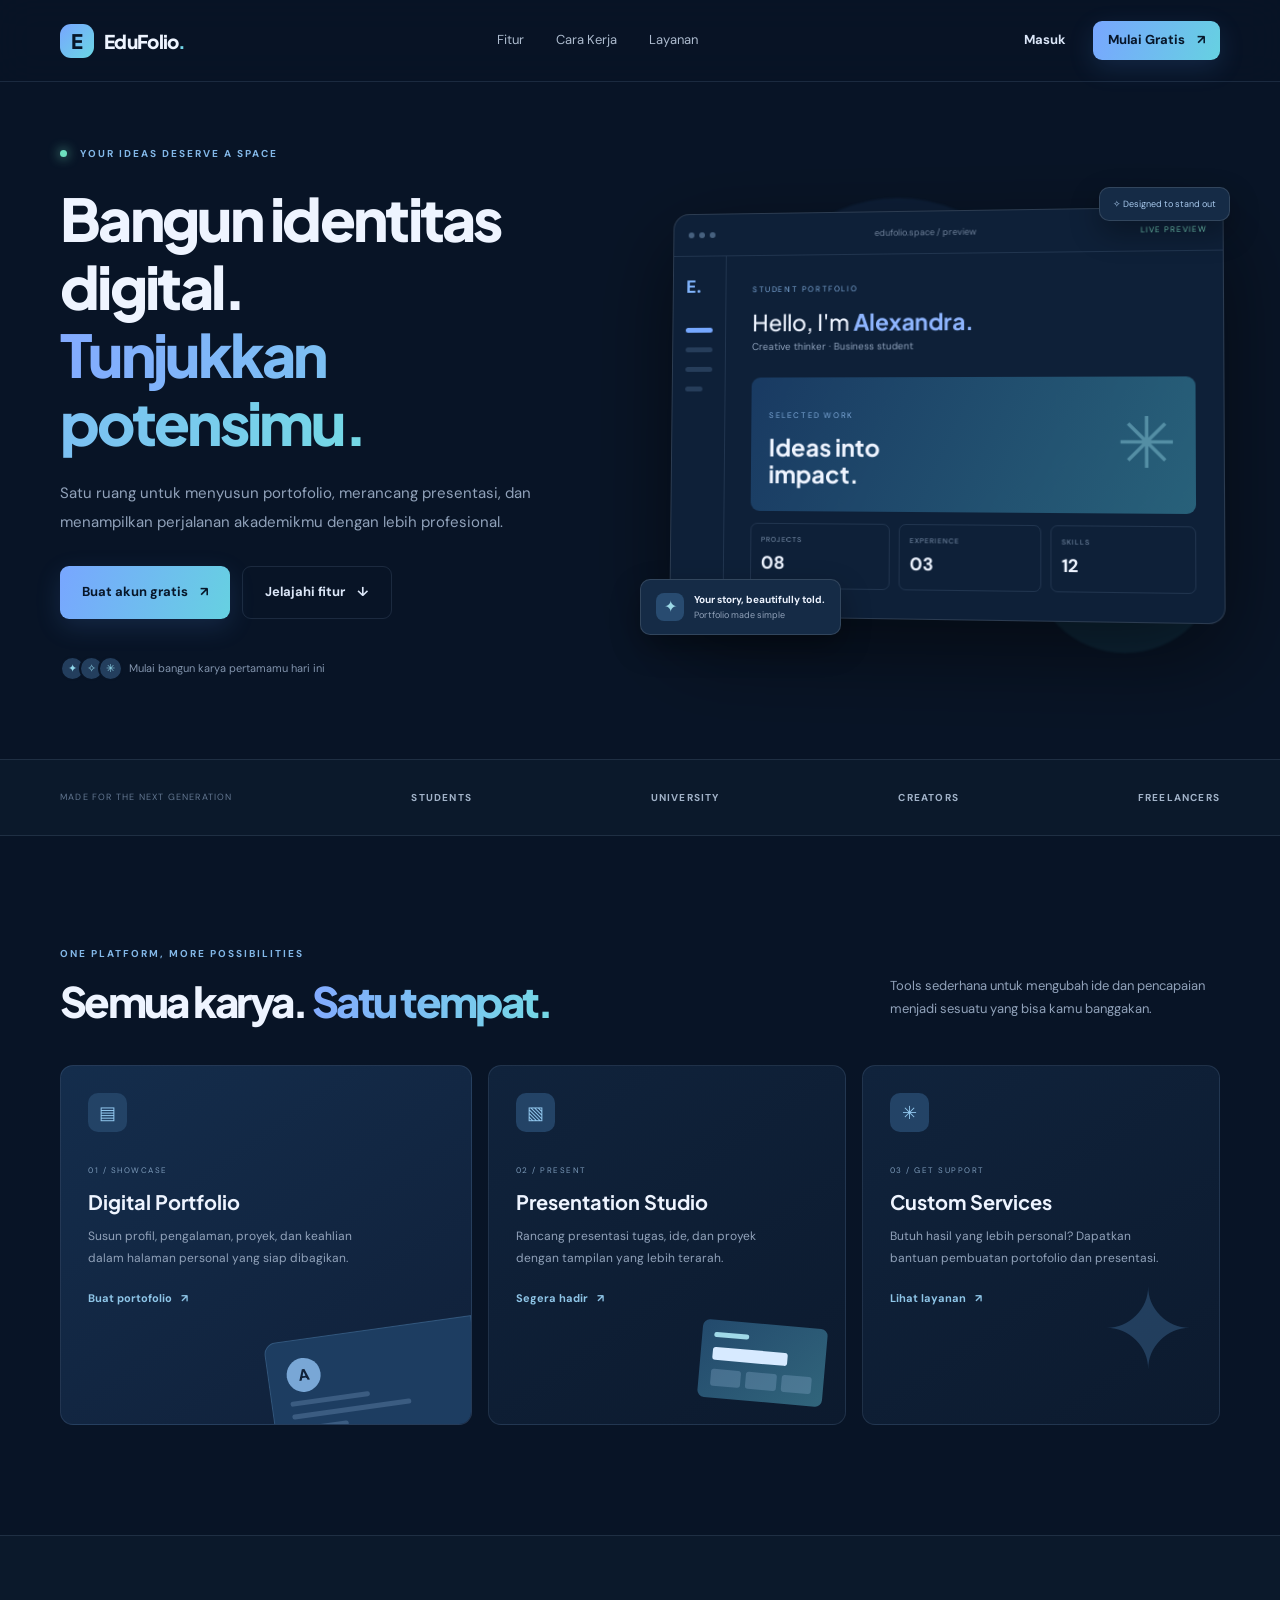
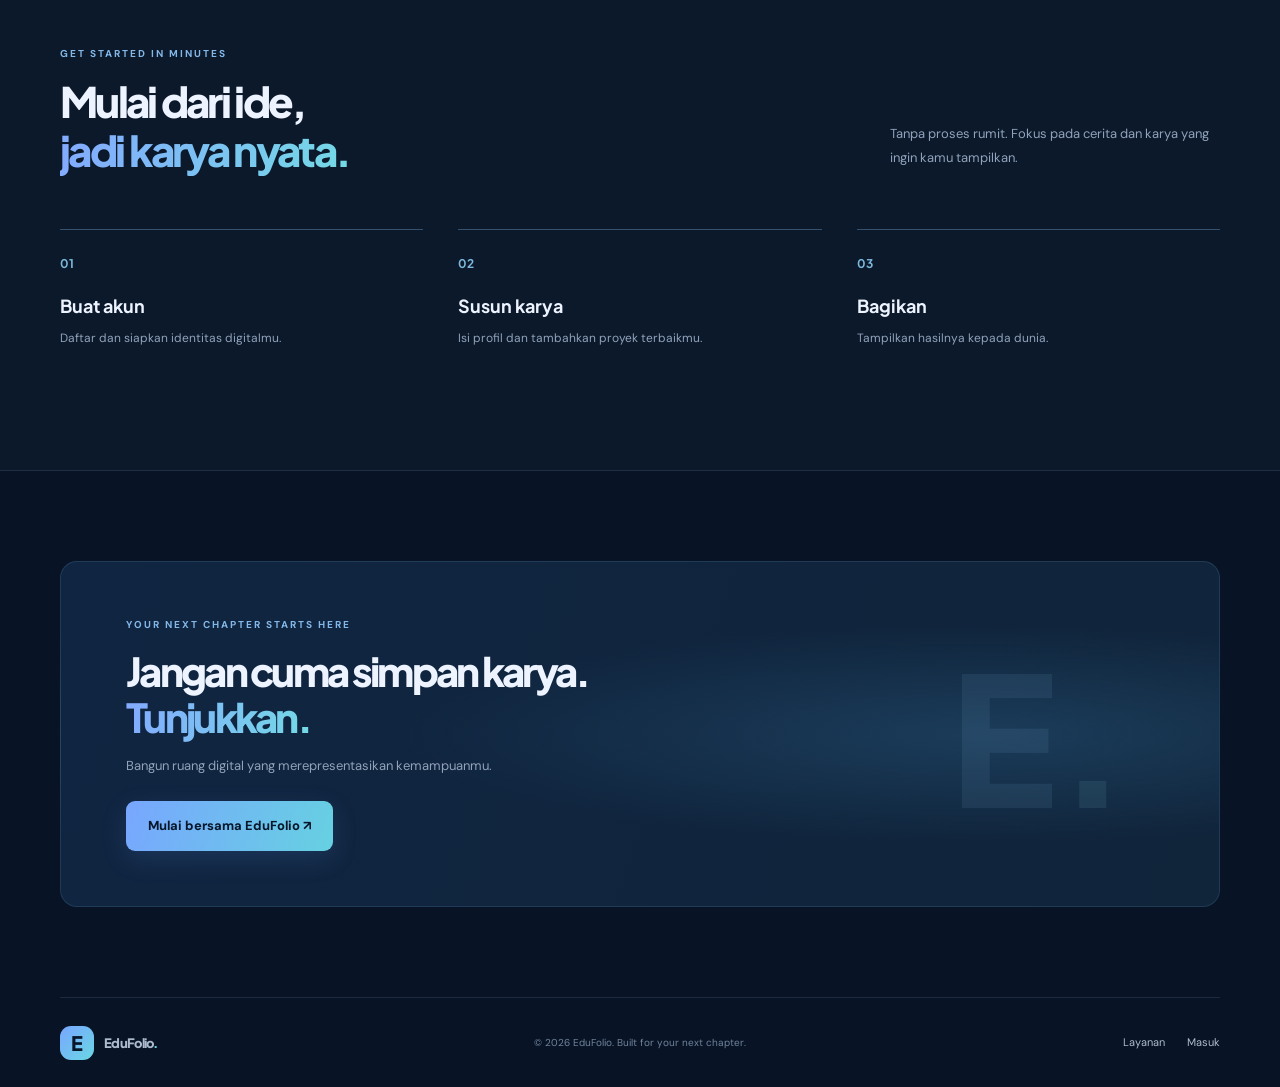
<file: index.html>
<!doctype html>
<html lang="id">
<head>
<meta charset="utf-8"><meta name="viewport" content="width=device-width,initial-scale=1">
<meta name="theme-color" content="#081426"><meta name="description" content="EduFolio — ruang digital untuk portofolio dan presentasi pelajar serta mahasiswa.">
<title>EduFolio — Build Your Academic Identity</title>
<link rel="preconnect" href="https://fonts.googleapis.com"><link rel="preconnect" href="https://fonts.gstatic.com" crossorigin>
<link href="https://fonts.googleapis.com/css2?family=DM+Sans:wght@400;500;600;700&family=Plus+Jakarta+Sans:wght@400;500;600;700;800&display=swap" rel="stylesheet">
<link rel="stylesheet" href="css/style.css">
</head>
<body>
<header class="site-header"><a class="brand" href="index.html"><span class="brand-mark">E</span><span>EduFolio<span class="brand-dot">.</span></span></a>
<nav class="nav-links"><a href="#features">Fitur</a><a href="#how">Cara Kerja</a><a href="services.html">Layanan</a></nav>
<div class="nav-actions"><a class="btn btn-ghost btn-small" href="login.html">Masuk</a><a class="btn btn-primary btn-small" href="register.html">Mulai Gratis <span>↗</span></a></div>
<button class="menu-toggle" aria-label="Buka menu" onclick="document.querySelector('.nav-links').classList.toggle('open')">☰</button></header>
<main>
<section class="hero container"><div class="hero-copy"><div class="eyebrow"><span class="pulse"></span> YOUR IDEAS DESERVE A SPACE</div>
<h1>Bangun identitas digital.<br><span class="gradient-text">Tunjukkan potensimu.</span></h1>
<p class="hero-lead">Satu ruang untuk menyusun portofolio, merancang presentasi, dan menampilkan perjalanan akademikmu dengan lebih profesional.</p>
<div class="hero-actions"><a class="btn btn-primary btn-large" href="register.html">Buat akun gratis <span>↗</span></a><a class="btn btn-outline btn-large" href="#features">Jelajahi fitur <span>↓</span></a></div>
<div class="hero-proof"><div class="avatar-stack"><i>✦</i><i>✧</i><i>✳</i></div><span>Mulai bangun karya pertamamu hari ini</span></div></div>
<div class="hero-visual"><div class="orb orb-one"></div><div class="orb orb-two"></div><div class="preview-window"><div class="window-top"><div class="window-dots"><i></i><i></i><i></i></div><span>edufolio.space / preview</span><span class="window-live">LIVE PREVIEW</span></div><div class="preview-content"><div class="preview-sidebar"><div class="mini-brand">E.</div><div class="side-line active"></div><div class="side-line"></div><div class="side-line"></div><div class="side-line short"></div></div><div class="preview-main"><div class="preview-label">STUDENT PORTFOLIO</div><div class="preview-name">Hello, I'm <b>Alexandra.</b></div><div class="preview-desc">Creative thinker · Business student</div><div class="preview-banner"><div><small>SELECTED WORK</small><strong>Ideas into<br>impact.</strong></div><span>✳</span></div><div class="preview-cards"><div><small>PROJECTS</small><b>08</b></div><div><small>EXPERIENCE</small><b>03</b></div><div><small>SKILLS</small><b>12</b></div></div></div></div></div><div class="floating-note"><span class="note-icon">✦</span><div><b>Your story, beautifully told.</b><small>Portfolio made simple</small></div></div><div class="floating-tag">✧ Designed to stand out</div></div></section>
<section class="trust-strip"><div class="container trust-inner"><span>MADE FOR THE NEXT GENERATION</span><b>STUDENTS</b><b>UNIVERSITY</b><b>CREATORS</b><b>FREELANCERS</b></div></section>
<section class="section container" id="features"><div class="section-heading"><div><div class="eyebrow">ONE PLATFORM, MORE POSSIBILITIES</div><h2>Semua karya. <span class="gradient-text">Satu tempat.</span></h2></div><p>Tools sederhana untuk mengubah ide dan pencapaian menjadi sesuatu yang bisa kamu banggakan.</p></div>
<div class="feature-grid"><article class="feature-card feature-main"><div class="feature-icon">▤</div><span class="card-kicker">01 / SHOWCASE</span><h3>Digital Portfolio</h3><p>Susun profil, pengalaman, proyek, dan keahlian dalam halaman personal yang siap dibagikan.</p><a href="register.html">Buat portofolio <span>↗</span></a><div class="feature-art portfolio-art"><div class="art-avatar">A</div><div class="art-lines"><i></i><i></i><i></i></div><div class="art-chip">MY PORTFOLIO</div></div></article>
<article class="feature-card"><div class="feature-icon">▧</div><span class="card-kicker">02 / PRESENT</span><h3>Presentation Studio</h3><p>Rancang presentasi tugas, ide, dan proyek dengan tampilan yang lebih terarah.</p><a href="register.html">Segera hadir <span>↗</span></a><div class="slide-art"><div class="slide-top"></div><div class="slide-title"></div><div class="slide-row"><i></i><i></i><i></i></div></div></article>
<article class="feature-card"><div class="feature-icon">✳</div><span class="card-kicker">03 / GET SUPPORT</span><h3>Custom Services</h3><p>Butuh hasil yang lebih personal? Dapatkan bantuan pembuatan portofolio dan presentasi.</p><a href="services.html">Lihat layanan <span>↗</span></a><div class="service-art">✦</div></article></div></section>
<section class="section process-section" id="how"><div class="container"><div class="section-heading"><div><div class="eyebrow">GET STARTED IN MINUTES</div><h2>Mulai dari ide,<br><span class="gradient-text">jadi karya nyata.</span></h2></div><p>Tanpa proses rumit. Fokus pada cerita dan karya yang ingin kamu tampilkan.</p></div><div class="steps"><div class="step"><span>01</span><h3>Buat akun</h3><p>Daftar dan siapkan identitas digitalmu.</p></div><div class="step"><span>02</span><h3>Susun karya</h3><p>Isi profil dan tambahkan proyek terbaikmu.</p></div><div class="step"><span>03</span><h3>Bagikan</h3><p>Tampilkan hasilnya kepada dunia.</p></div></div></div></section>
<section class="cta-section container"><div><div class="eyebrow">YOUR NEXT CHAPTER STARTS HERE</div><h2>Jangan cuma simpan karya.<br><span class="gradient-text">Tunjukkan.</span></h2><p>Bangun ruang digital yang merepresentasikan kemampuanmu.</p><a class="btn btn-primary btn-large" href="register.html">Mulai bersama EduFolio ↗</a></div><div class="cta-symbol">E<span>.</span></div></section>
</main><footer class="footer container"><a class="brand" href="index.html"><span class="brand-mark">E</span><span>EduFolio<span class="brand-dot">.</span></span></a><span>© <span id="year"></span> EduFolio. Built for your next chapter.</span><div><a href="services.html">Layanan</a><a href="login.html">Masuk</a></div></footer>
<script src="js/app.js"></script></body></html>
</file>
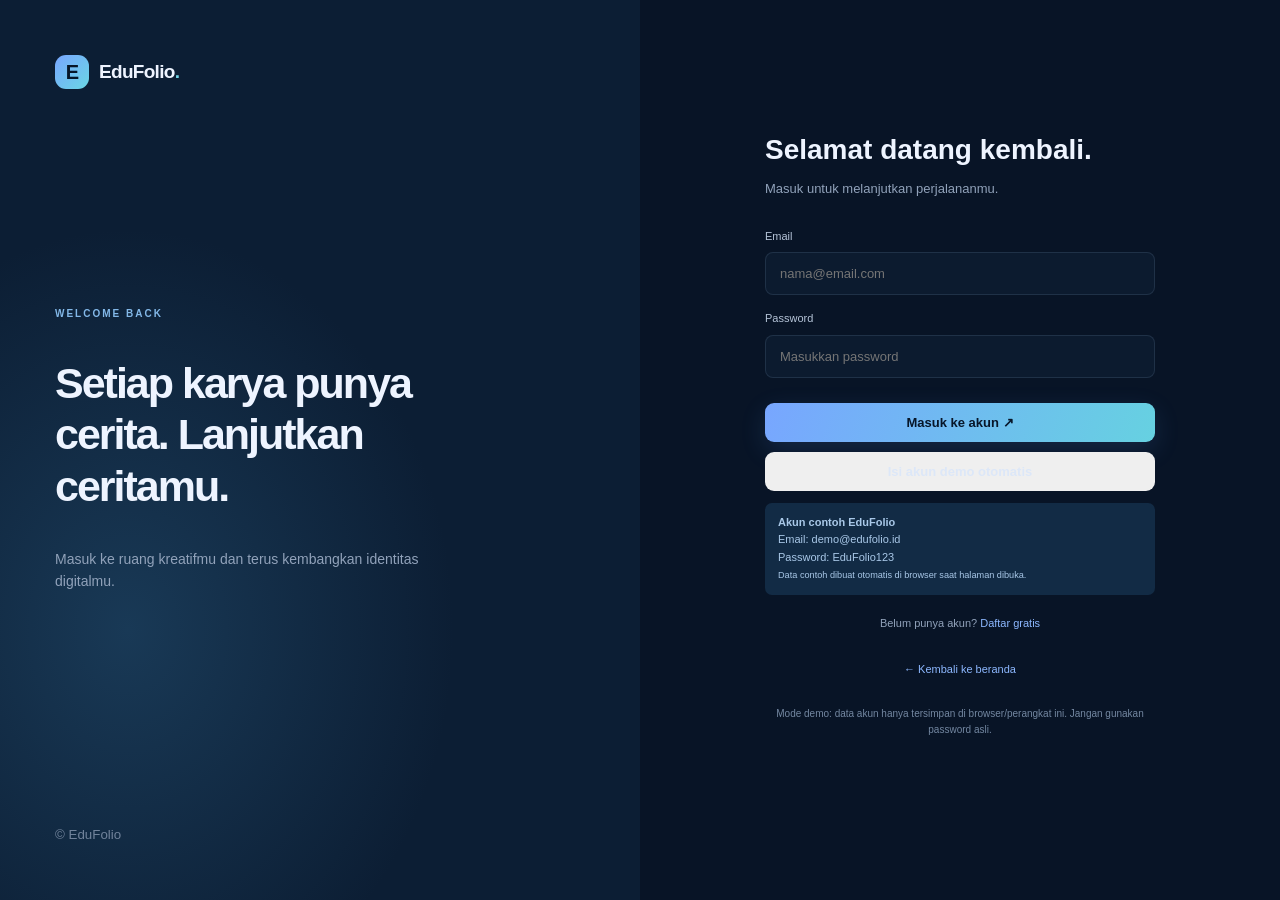
<file: dashboard/index.html>
<!doctype html><html lang="id"><head><meta charset="utf-8"><meta name="viewport" content="width=device-width,initial-scale=1"><title>Dashboard — EduFolio</title><link rel="stylesheet" href="../css/style.css"></head><body><div class="dash-shell"><aside class="dash-side"><a class="brand" href="../index.html"><span class="brand-mark">E</span><span>EduFolio<span class="brand-dot">.</span></span></a><div class="dash-nav"><div class="dash-nav-label">WORKSPACE</div><a class="active" href="index.html">⌂ &nbsp; Overview</a><a href="portfolio.html">▤ &nbsp; My Portfolio</a><a href="../services.html">✳ &nbsp; Custom Services</a><div class="dash-nav-label">ACCOUNT</div><a href="#" id="logout">↪ &nbsp; Keluar</a></div></aside><main class="dash-main"><div class="dash-top"><div><h1 id="welcome">Dashboard</h1><p>Kelola karya dan identitas digitalmu dari sini.</p></div><span class="dash-user" id="user-email">Demo account</span></div><div class="stats-grid"><div class="stat-card"><small>PORTFOLIO</small><b id="portfolio-count">0</b><small>Project personal</small></div><div class="stat-card"><small>PRESENTATIONS</small><b>0</b><small>Segera hadir</small></div><div class="stat-card"><small>ACCOUNT STATUS</small><b style="font-size:18px;color:#81d8c2">Active</b><small>Local demo</small></div></div><section class="panel"><h2>Mulai bangun portofoliomu</h2><p>Tambahkan ringkasan diri, keahlian, dan proyek yang ingin kamu tampilkan.</p><div class="quick-actions"><a class="btn btn-primary" href="portfolio.html">Buat portofolio ↗</a><a class="btn btn-outline" href="../services.html">Butuh bantuan custom?</a></div></section><section class="panel"><h2>Aktivitas terbaru</h2><div class="empty-state" id="empty-state">Belum ada portofolio. Karya pertamamu bisa dimulai sekarang.</div></section></main></div><script src="../js/app.js"></script><script src="../js/dashboard.js"></script></body></html>
</file>
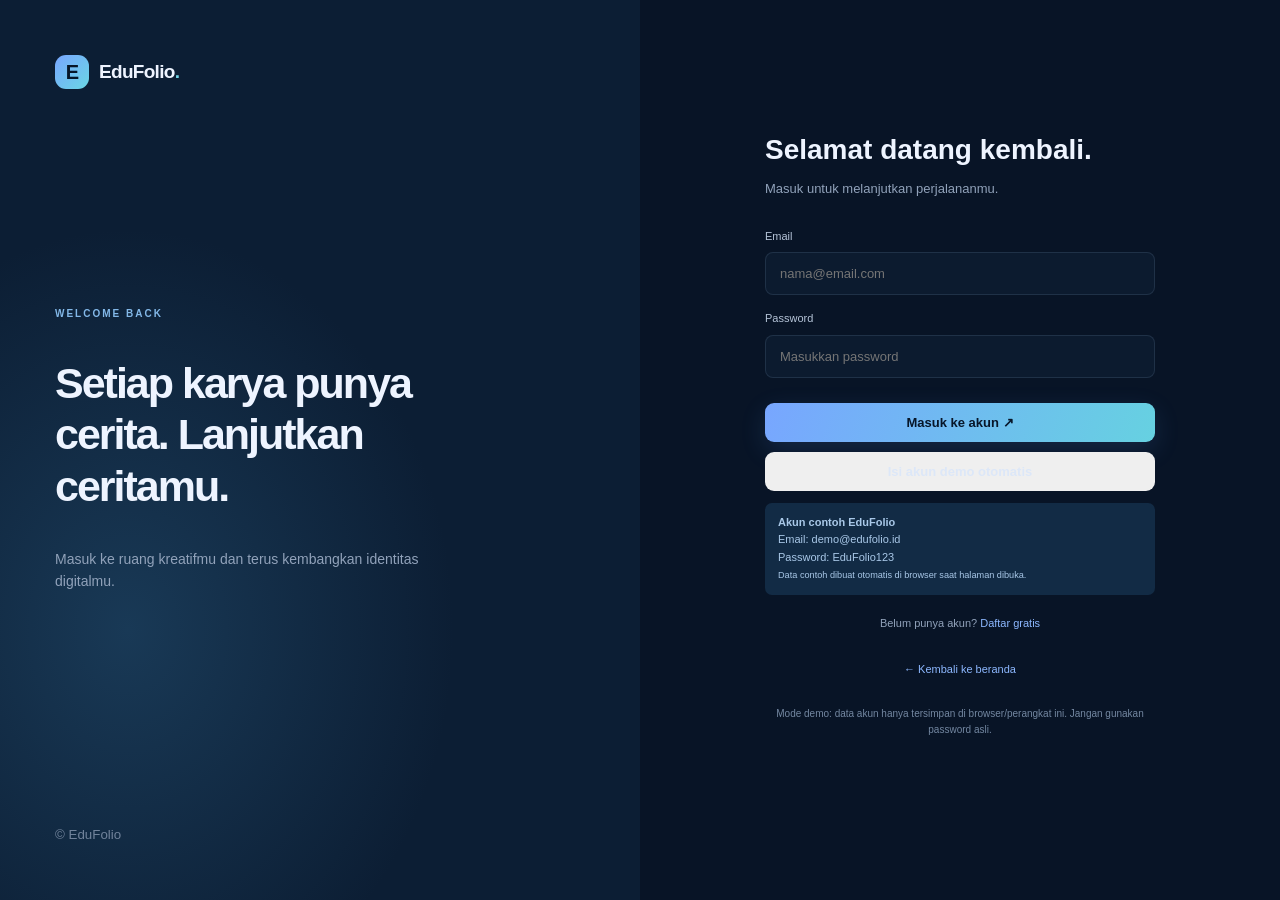
<file: login.html>
<!doctype html><html lang="id"><head><meta charset="utf-8"><meta name="viewport" content="width=device-width,initial-scale=1"><title>Masuk — EduFolio</title><link rel="stylesheet" href="css/style.css"></head><body><div class="auth-wrap"><aside class="auth-aside"><a class="brand" href="index.html"><span class="brand-mark">E</span><span>EduFolio<span class="brand-dot">.</span></span></a><div><div class="eyebrow">WELCOME BACK</div><h1>Setiap karya punya cerita. Lanjutkan ceritamu.</h1><p>Masuk ke ruang kreatifmu dan terus kembangkan identitas digitalmu.</p></div><small style="color:#71839b">© EduFolio</small></aside><main class="auth-main"><form class="auth-card" id="login-form"><h2>Selamat datang kembali.</h2><p>Masuk untuk melanjutkan perjalananmu.</p><div id="form-message" class="notice" hidden></div><label class="field"><span>Email</span><input id="email" type="email" placeholder="nama@email.com" required></label><label class="field"><span>Password</span><input id="password" type="password" placeholder="Masukkan password" required></label><button class="btn btn-primary" type="submit">Masuk ke akun ↗</button><button class="btn btn-outline" type="button" id="demo-fill" style="width:100%;margin-top:10px;cursor:pointer">Isi akun demo otomatis</button><div class="notice" style="background:#122b45;color:#a9c8e8"><b>Akun contoh EduFolio</b><br>Email: demo@edufolio.id<br>Password: EduFolio123<br><small>Data contoh dibuat otomatis di browser saat halaman dibuka.</small></div><p class="auth-switch">Belum punya akun? <a href="register.html">Daftar gratis</a></p><p class="auth-switch"><a href="index.html">← Kembali ke beranda</a></p><p style="font-size:10px;color:#7387a1;text-align:center">Mode demo: data akun hanya tersimpan di browser/perangkat ini. Jangan gunakan password asli.</p></form></main></div><script src="js/app.js"></script></body></html>
</file>
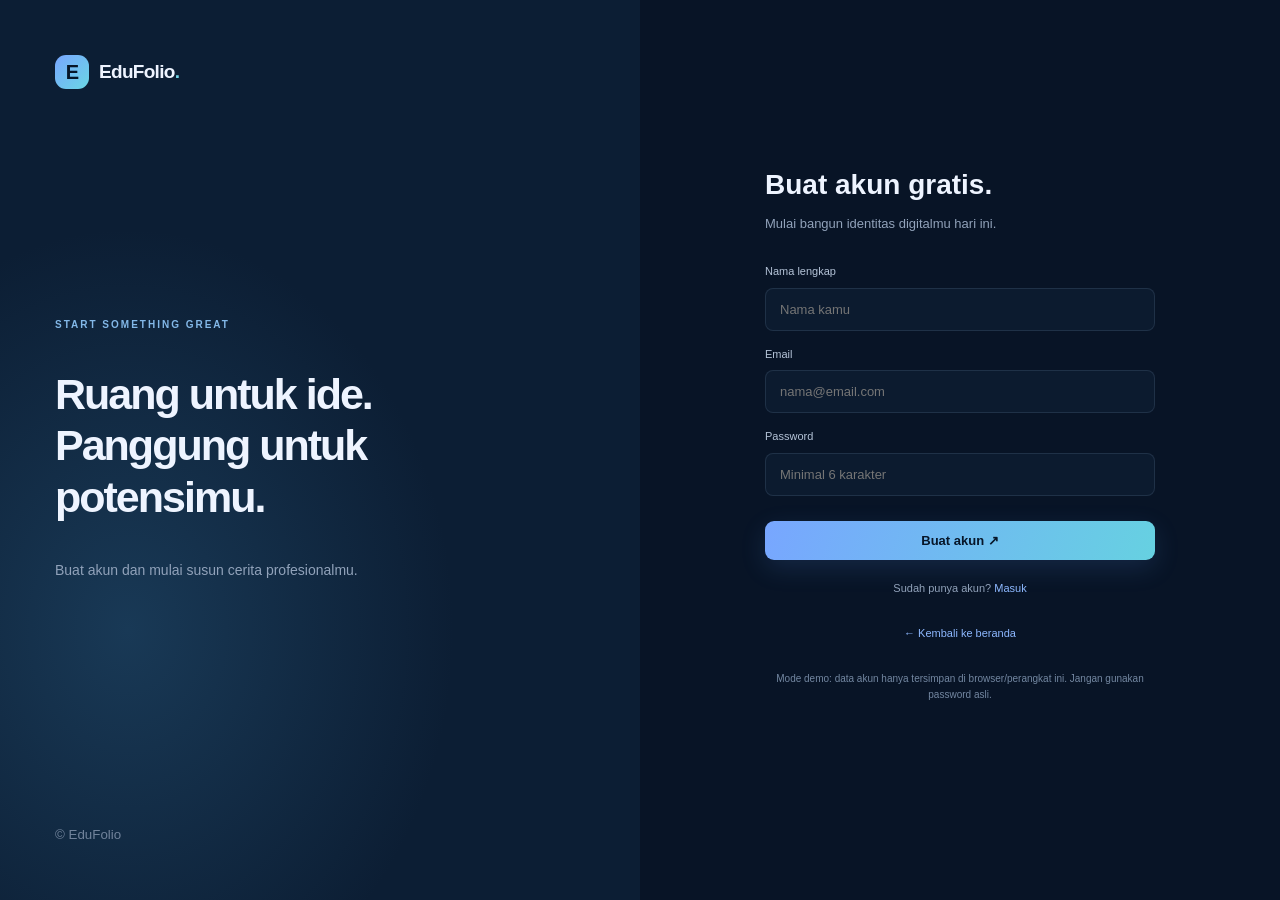
<file: register.html>
<!doctype html><html lang="id"><head><meta charset="utf-8"><meta name="viewport" content="width=device-width,initial-scale=1"><title>Daftar — EduFolio</title><link rel="stylesheet" href="css/style.css"></head><body><div class="auth-wrap"><aside class="auth-aside"><a class="brand" href="index.html"><span class="brand-mark">E</span><span>EduFolio<span class="brand-dot">.</span></span></a><div><div class="eyebrow">START SOMETHING GREAT</div><h1>Ruang untuk ide. Panggung untuk potensimu.</h1><p>Buat akun dan mulai susun cerita profesionalmu.</p></div><small style="color:#71839b">© EduFolio</small></aside><main class="auth-main"><form class="auth-card" id="register-form"><h2>Buat akun gratis.</h2><p>Mulai bangun identitas digitalmu hari ini.</p><div id="form-message" class="notice" hidden></div><label class="field"><span>Nama lengkap</span><input id="name" type="text" placeholder="Nama kamu" required></label><label class="field"><span>Email</span><input id="email" type="email" placeholder="nama@email.com" required></label><label class="field"><span>Password</span><input id="password" type="password" minlength="6" placeholder="Minimal 6 karakter" required></label><button class="btn btn-primary" type="submit">Buat akun ↗</button><p class="auth-switch">Sudah punya akun? <a href="login.html">Masuk</a></p><p class="auth-switch"><a href="index.html">← Kembali ke beranda</a></p><p style="font-size:10px;color:#7387a1;text-align:center">Mode demo: data akun hanya tersimpan di browser/perangkat ini. Jangan gunakan password asli.</p></form></main></div><script src="js/app.js"></script></body></html>
</file>
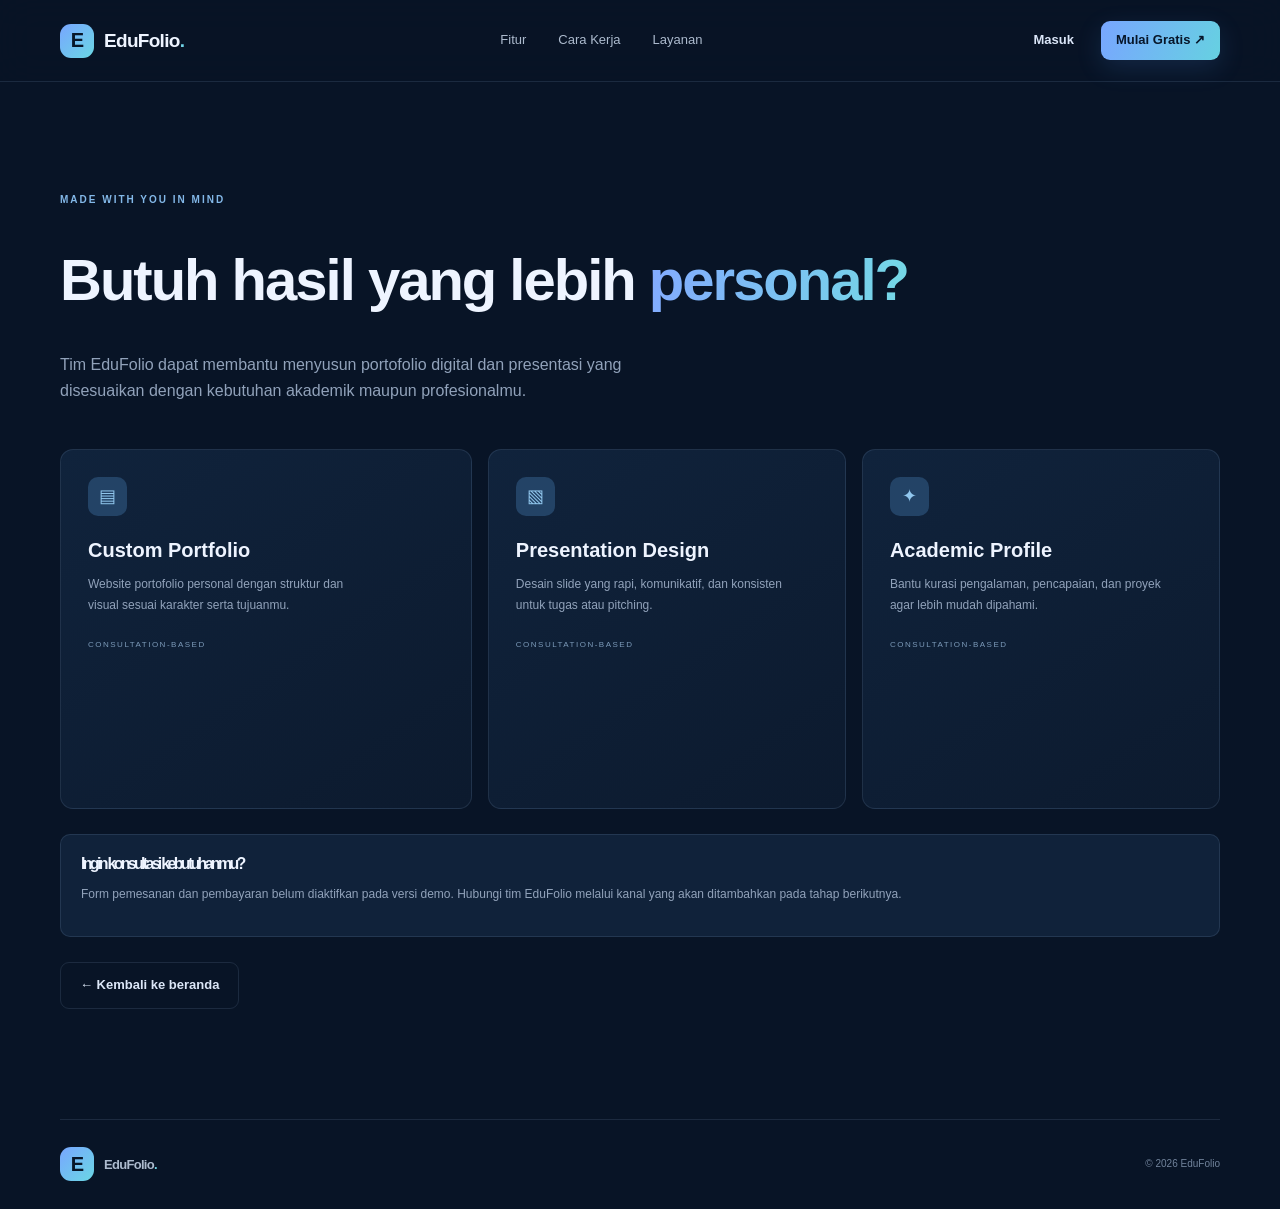
<file: services.html>
<!doctype html><html lang="id"><head><meta charset="utf-8"><meta name="viewport" content="width=device-width,initial-scale=1"><title>Custom Services — EduFolio</title><link rel="stylesheet" href="css/style.css"></head><body><header class="site-header"><a class="brand" href="index.html"><span class="brand-mark">E</span><span>EduFolio<span class="brand-dot">.</span></span></a><nav class="nav-links"><a href="index.html#features">Fitur</a><a href="index.html#how">Cara Kerja</a><a href="services.html">Layanan</a></nav><div class="nav-actions"><a class="btn btn-ghost btn-small" href="login.html">Masuk</a><a class="btn btn-primary btn-small" href="register.html">Mulai Gratis ↗</a></div><button class="menu-toggle" onclick="document.querySelector('.nav-links').classList.toggle('open')">☰</button></header><main class="container section"><div class="eyebrow">MADE WITH YOU IN MIND</div><h1 style="font:800 clamp(38px,6vw,58px)/1.15 var(--display);letter-spacing:-2px">Butuh hasil yang lebih <span class="gradient-text">personal?</span></h1><p style="color:var(--muted);max-width:600px">Tim EduFolio dapat membantu menyusun portofolio digital dan presentasi yang disesuaikan dengan kebutuhan akademik maupun profesionalmu.</p><div class="feature-grid" style="margin-top:45px"><article class="feature-card"><div class="feature-icon">▤</div><h3>Custom Portfolio</h3><p>Website portofolio personal dengan struktur dan visual sesuai karakter serta tujuanmu.</p><span class="card-kicker">CONSULTATION-BASED</span></article><article class="feature-card"><div class="feature-icon">▧</div><h3>Presentation Design</h3><p>Desain slide yang rapi, komunikatif, dan konsisten untuk tugas atau pitching.</p><span class="card-kicker">CONSULTATION-BASED</span></article><article class="feature-card"><div class="feature-icon">✦</div><h3>Academic Profile</h3><p>Bantu kurasi pengalaman, pencapaian, dan proyek agar lebih mudah dipahami.</p><span class="card-kicker">CONSULTATION-BASED</span></article></div><section class="panel" style="margin-top:25px"><h2>Ingin konsultasi kebutuhanmu?</h2><p>Form pemesanan dan pembayaran belum diaktifkan pada versi demo. Hubungi tim EduFolio melalui kanal yang akan ditambahkan pada tahap berikutnya.</p></section><a class="btn btn-outline" style="margin-top:25px" href="index.html">← Kembali ke beranda</a></main><footer class="footer container"><a class="brand" href="index.html"><span class="brand-mark">E</span><span>EduFolio<span class="brand-dot">.</span></span></a><span>© <span id="year"></span> EduFolio</span></footer><script src="js/app.js"></script></body></html>
</file>
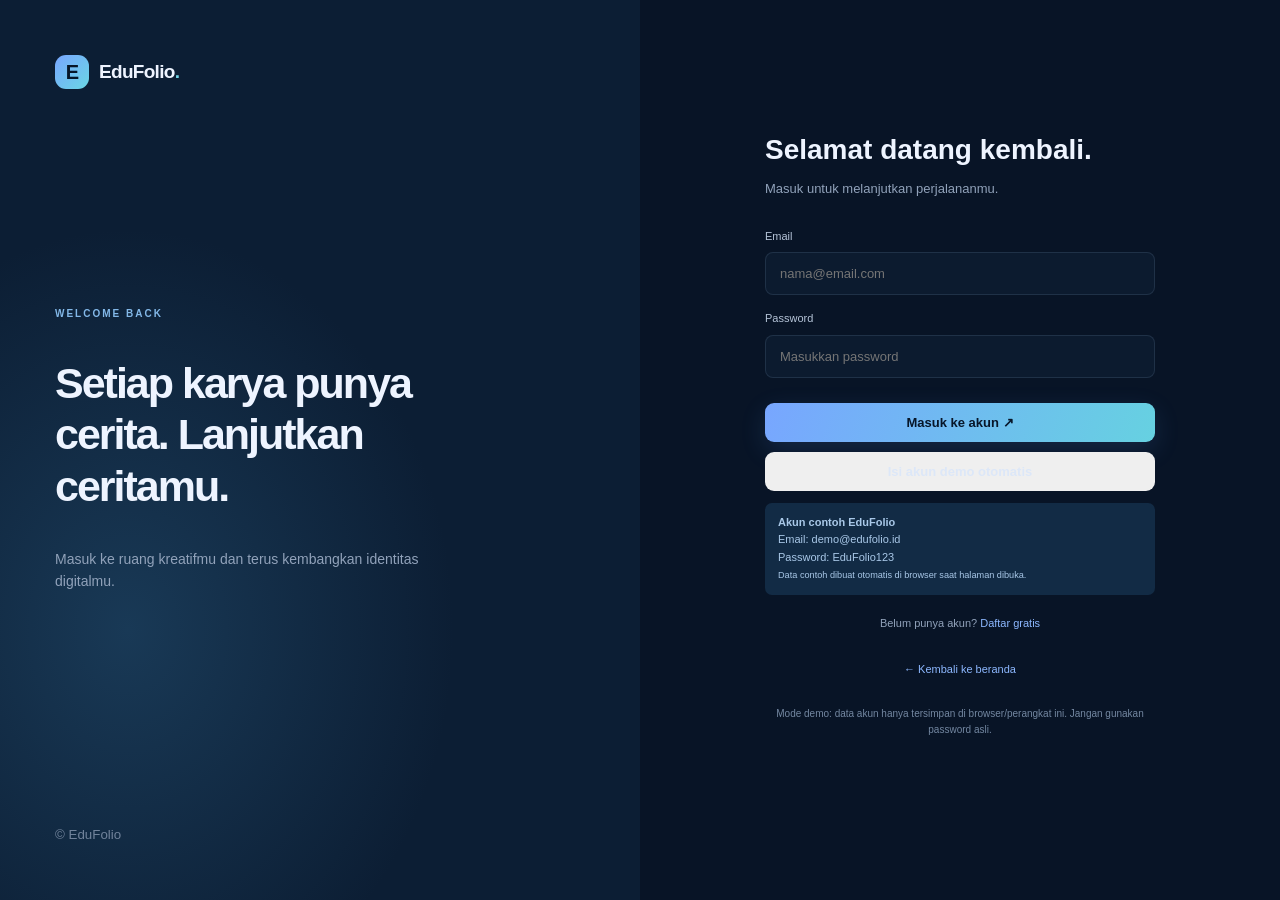
<file: dashboard/portfolio.html>
<!doctype html><html lang="id"><head><meta charset="utf-8"><meta name="viewport" content="width=device-width,initial-scale=1"><title>Portfolio Builder — EduFolio</title><link rel="stylesheet" href="../css/style.css"></head><body><div class="dash-shell"><aside class="dash-side"><a class="brand" href="../index.html"><span class="brand-mark">E</span><span>EduFolio<span class="brand-dot">.</span></span></a><div class="dash-nav"><div class="dash-nav-label">WORKSPACE</div><a href="index.html">⌂ &nbsp; Overview</a><a class="active" href="portfolio.html">▤ &nbsp; My Portfolio</a><a href="../services.html">✳ &nbsp; Custom Services</a><div class="dash-nav-label">ACCOUNT</div><a href="#" id="logout">↪ &nbsp; Keluar</a></div></aside><main class="dash-main"><div class="dash-top"><div><h1>Portfolio Builder</h1><p>Isi informasi dasar dan lihat preview secara langsung.</p></div><a class="btn btn-outline btn-small" href="index.html">← Dashboard</a></div><form id="portfolio-form" class="panel"><div class="form-grid"><label class="field"><span>Nama yang ditampilkan</span><input id="p-name" placeholder="Nama lengkap" required></label><label class="field"><span>Headline / bidang</span><input id="p-role" placeholder="Contoh: Informatics Student"></label><label class="field full"><span>Bio singkat</span><textarea id="p-bio" rows="3" placeholder="Ceritakan tentang dirimu..."></textarea></label><label class="field"><span>Email publik</span><input id="p-email" type="email" placeholder="nama@email.com"></label><label class="field"><span>Lokasi</span><input id="p-location" placeholder="Kota, Indonesia"></label><label class="field full"><span>Keahlian (pisahkan dengan koma)</span><input id="p-skills" placeholder="Design, Research, Public Speaking"></label><label class="field full"><span>Proyek unggulan</span><textarea id="p-project" rows="3" placeholder="Nama proyek — deskripsi singkat"></textarea></label></div><button class="btn btn-primary" type="submit">Simpan portofolio ↗</button><span id="save-message" style="font-size:11px;color:#82d8c3;margin-left:12px"></span></form><section class="portfolio-preview" id="preview"><div class="eyebrow">LIVE PREVIEW</div><h2 id="v-name">Nama Kamu</h2><p id="v-role">Headline atau bidangmu</p><p id="v-bio">Bio singkat akan tampil di sini.</p><p id="v-location"></p><div id="v-skills"></div><h3 style="font:700 15px var(--display);margin-top:25px">Selected Project</h3><p id="v-project">Proyek unggulanmu akan tampil di sini.</p></section></main></div><script src="../js/app.js"></script><script src="../js/dashboard.js"></script></body></html>
</file>
<file: css/style.css>
:root{--bg:#081426;--bg2:#0d1c31;--panel:#10223a;--line:rgba(160,190,230,.13);--text:#eef4ff;--muted:#91a2ba;--blue:#6d9cff;--cyan:#72d6e8;--font:'DM Sans',sans-serif;--display:'Plus Jakarta Sans',sans-serif}*{box-sizing:border-box}html{scroll-behavior:smooth}body{margin:0;background:var(--bg);color:var(--text);font-family:var(--font);line-height:1.6}a{color:inherit;text-decoration:none}.container{width:min(1160px,calc(100% - 48px));margin:auto}.site-header{height:82px;display:flex;align-items:center;justify-content:space-between;padding:0 max(24px,calc((100vw - 1160px)/2));border-bottom:1px solid var(--line);position:relative;z-index:5;background:rgba(8,20,38,.88);backdrop-filter:blur(18px)}.brand{display:flex;align-items:center;gap:10px;font:800 19px var(--display);letter-spacing:-.7px}.brand-mark{display:grid;place-items:center;width:34px;height:34px;border-radius:11px;background:linear-gradient(135deg,#78a6ff,#6ad7e4);color:#071629;font-size:20px}.brand-dot{color:var(--cyan)}.nav-links,.nav-actions{display:flex;align-items:center;gap:32px}.nav-links a,.footer a{font-size:13px;color:#adbbce}.nav-links a:hover,.footer a:hover{color:white}.nav-actions{gap:12px}.btn{display:inline-flex;align-items:center;justify-content:center;gap:12px;border-radius:9px;font-weight:700;font-size:13px;transition:.2s;padding:12px 19px}.btn:hover{transform:translateY(-2px)}.btn-primary{background:linear-gradient(110deg,#78a6ff,#66d1e1);color:#071629;box-shadow:0 8px 26px #5e9cff25}.btn-ghost{color:#dbe6f8}.btn-outline{border:1px solid var(--line);color:#dce7f8}.btn-small{padding:9px 15px}.btn-large{padding:15px 22px}.menu-toggle{display:none;background:none;color:white;border:0;font-size:22px}.hero{min-height:650px;display:grid;grid-template-columns:1fr 1fr;align-items:center;gap:50px;padding-top:64px;padding-bottom:78px}.eyebrow{font-size:10px;letter-spacing:2px;font-weight:700;color:#83b8e8}.pulse{display:inline-block;width:7px;height:7px;background:#6ee0bf;border-radius:50%;margin-right:9px;box-shadow:0 0 12px #6ee0bf}.hero h1,.section h2,.cta-section h2{font:800 clamp(38px,5vw,59px)/1.15 var(--display);letter-spacing:-2.7px;margin:23px 0}.gradient-text{background:linear-gradient(100deg,#83aaff,#74d9e5);-webkit-background-clip:text;background-clip:text;color:transparent}.hero-lead{max-width:500px;color:var(--muted);font-size:15px;line-height:1.9}.hero-actions{display:flex;gap:12px;margin-top:30px}.hero-proof{display:flex;align-items:center;gap:12px;color:#8294ad;font-size:11px;margin-top:37px}.avatar-stack{display:flex}.avatar-stack i{font-style:normal;width:25px;height:25px;border-radius:50%;display:grid;place-items:center;background:#233e5d;border:2px solid var(--bg);margin-right:-6px;color:#8fd6e9}.hero-visual{position:relative;padding:35px 0}.orb{position:absolute;border-radius:50%;filter:blur(1px);pointer-events:none}.orb-one{width:300px;height:300px;background:#3876c51c;top:5%;left:15%}.orb-two{width:190px;height:190px;background:#3dc2d51c;right:0;bottom:0}.preview-window{position:relative;z-index:1;border:1px solid #ffffff20;background:#0e2038;border-radius:16px;overflow:hidden;box-shadow:0 30px 90px #0008;transform:perspective(1200px) rotateY(-5deg) rotateX(2deg)}.window-top{height:43px;border-bottom:1px solid var(--line);display:flex;align-items:center;justify-content:space-between;padding:0 15px;color:#71839c;font-size:9px}.window-dots{display:flex;gap:5px}.window-dots i{width:6px;height:6px;border-radius:50%;background:#47617f}.window-live{color:#79d6c0;font-size:8px;letter-spacing:1px}.preview-content{display:grid;grid-template-columns:55px 1fr;min-height:330px}.preview-sidebar{border-right:1px solid var(--line);padding:17px 13px}.mini-brand{font-weight:800;color:#82b6ff;font-size:18px;margin-bottom:27px}.side-line{height:5px;background:#263d5a;border-radius:4px;margin:15px 0}.side-line.active{background:#76a8ff}.side-line.short{width:65%}.preview-main{padding:28px 27px}.preview-label,.preview-banner small{font-size:8px;letter-spacing:1.6px;color:#7ea9d9}.preview-name{font:500 23px var(--display);margin-top:12px}.preview-name b{color:#8eb5ff}.preview-desc{font-size:10px;color:#8fa2bc;margin-top:3px}.preview-banner{height:135px;margin-top:23px;border-radius:9px;padding:18px;background:linear-gradient(115deg,#193a62,#28617a);display:flex;justify-content:space-between;align-items:center}.preview-banner strong{display:block;font:700 24px/1.15 var(--display);margin-top:8px}.preview-banner>span{font-size:70px;color:#9addeb66}.preview-cards{display:grid;grid-template-columns:repeat(3,1fr);gap:9px;margin-top:12px}.preview-cards div{border:1px solid var(--line);border-radius:7px;padding:10px}.preview-cards small,.preview-cards b{display:block}.preview-cards small{font-size:7px;color:#8298b3;letter-spacing:1px}.preview-cards b{font-size:18px;margin-top:4px}.floating-note,.floating-tag{position:absolute;z-index:2;background:#152b46;border:1px solid #ffffff20;box-shadow:0 12px 30px #0005;border-radius:10px}.floating-note{left:-25px;bottom:18px;display:flex;gap:10px;align-items:center;padding:12px 15px}.note-icon{width:28px;height:28px;border-radius:8px;background:#284b70;display:grid;place-items:center;color:#9bd8e6}.floating-note b,.floating-note small{display:block}.floating-note b{font-size:10px}.floating-note small{font-size:9px;color:#91a2ba}.floating-tag{right:-10px;top:13px;padding:9px 13px;color:#a8c9ed;font-size:9px}.trust-strip{border-block:1px solid var(--line);background:#0b192b}.trust-inner{height:75px;display:flex;align-items:center;justify-content:space-between;color:#637791;font-size:10px;letter-spacing:1.2px}.trust-inner span{font-size:9px}.trust-inner b{color:#a2b3c9;font-size:10px}.section{padding-top:110px;padding-bottom:110px}.section-heading{display:flex;align-items:end;justify-content:space-between;gap:40px;margin-bottom:40px}.section h2,.cta-section h2{font-size:42px;margin:15px 0 0}.section-heading>p{max-width:330px;color:var(--muted);font-size:13px;line-height:1.8;margin:0 0 5px}.feature-grid{display:grid;grid-template-columns:1.15fr 1fr 1fr;gap:16px}.feature-card{position:relative;min-height:360px;overflow:hidden;padding:27px;border:1px solid var(--line);border-radius:13px;background:linear-gradient(145deg,#10233c,#0c1a2e)}.feature-main{background:linear-gradient(145deg,#142d4c,#102039)}.feature-icon{width:39px;height:39px;border-radius:10px;display:grid;place-items:center;background:#234366;color:#91c7ee;font-size:18px;margin-bottom:23px}.card-kicker{font-size:8px;letter-spacing:1.5px;color:#7c9ab9}.feature-card h3{font:700 20px var(--display);margin:8px 0}.feature-card p{font-size:12px;color:var(--muted);max-width:280px;line-height:1.8}.feature-card>a{display:inline-block;margin-top:9px;color:#8ec5e7;font-size:11px;font-weight:700}.feature-card>a span{margin-left:6px}.feature-art{position:absolute;bottom:-35px;right:-10px;width:210px;height:130px;background:#1d3d61;border:1px solid #80b9e533;border-radius:12px 0 0 0;transform:rotate(-8deg);padding:18px}.art-avatar{width:34px;height:34px;border-radius:50%;background:#79a7d6;display:grid;place-items:center;color:#10223a;font-weight:800}.art-lines i{display:block;height:5px;background:#789abf55;border-radius:5px;margin:8px 0;width:80px}.art-lines i:nth-child(2){width:120px}.art-lines i:nth-child(3){width:55px}.art-chip{position:absolute;right:13px;bottom:14px;font-size:7px;letter-spacing:1px;color:#a9d5ee}.slide-art{position:absolute;bottom:22px;right:20px;width:125px;height:78px;border-radius:7px;background:linear-gradient(135deg,#234a6d,#31657b);padding:12px;transform:rotate(5deg)}.slide-top{height:5px;width:35px;background:#a0d9e8;border-radius:4px}.slide-title{height:13px;width:75px;background:#d7eaff;margin-top:10px;border-radius:3px}.slide-row{display:flex;gap:5px;margin-top:9px}.slide-row i{height:17px;flex:1;background:#85a9ca55;border-radius:3px}.service-art{position:absolute;right:25px;bottom:5px;font-size:110px;color:#4d83b855}.process-section{background:#0b192b;border-block:1px solid var(--line)}.steps{display:grid;grid-template-columns:repeat(3,1fr);gap:35px;margin-top:55px}.step{border-top:1px solid #36516e;padding-top:20px}.step>span{color:#7db8dc;font:700 12px var(--display)}.step h3{font:700 18px var(--display);margin:18px 0 5px}.step p{font-size:12px;color:var(--muted)}.cta-section{margin-top:90px;margin-bottom:90px;padding:55px 65px;border:1px solid #4b789b44;border-radius:17px;background:radial-gradient(ellipse at 80% 50%,#24517488,transparent 45%),linear-gradient(110deg,#102541,#10243a);position:relative;overflow:hidden}.cta-section h2{font-size:40px}.cta-section p{color:var(--muted);font-size:13px;margin:16px 0 24px}.cta-symbol{position:absolute;right:90px;top:50%;transform:translateY(-50%);font:800 180px var(--display);color:#8bb9e51a}.cta-symbol span{color:#8bd5e41a}.footer{min-height:90px;border-top:1px solid var(--line);display:flex;align-items:center;justify-content:space-between}.footer>span{font-size:10px;color:#71839b}.footer>div{display:flex;gap:22px}.footer>div a{font-size:11px}.auth-wrap{min-height:100vh;display:grid;grid-template-columns:1fr 1fr}.auth-aside{padding:55px;display:flex;flex-direction:column;justify-content:space-between;background:radial-gradient(ellipse at 20% 70%,#24517488,transparent 45%),#0c1e34}.auth-aside h1{font:800 43px/1.2 var(--display);letter-spacing:-2px;max-width:450px}.auth-aside p{color:var(--muted);max-width:390px;font-size:14px}.auth-main{display:grid;place-items:center;padding:35px}.auth-card{width:min(390px,100%)}.auth-card h2{font:800 28px var(--display);margin:0 0 8px}.auth-card>p{color:var(--muted);font-size:13px;margin-bottom:28px}.field{display:block;margin:15px 0}.field span{display:block;font-size:11px;color:#b5c4d8;margin-bottom:7px}.field input,.field textarea{width:100%;padding:13px 14px;background:#0c1b2f;border:1px solid var(--line);border-radius:8px;color:white;font:13px var(--font);outline:none}.field input:focus,.field textarea:focus{border-color:#78a6ff}.auth-card .btn{width:100%;margin-top:10px;border:0;cursor:pointer}.auth-switch{font-size:11px!important;text-align:center;margin-top:20px!important}.auth-switch a{color:#8db8ff}.notice{padding:11px 13px;border-radius:7px;background:#183d3b;color:#8de0c8;font-size:11px;margin:12px 0}.dash-shell{min-height:100vh;display:grid;grid-template-columns:230px 1fr}.dash-side{background:#0b192b;border-right:1px solid var(--line);padding:25px 17px}.dash-side .brand{margin:0 0 42px 8px}.dash-nav-label{font-size:9px;color:#647c99;letter-spacing:1.5px;margin:25px 10px 10px}.dash-nav a{display:block;padding:11px 12px;border-radius:7px;color:#91a4bd;font-size:12px;margin:3px 0}.dash-nav a.active,.dash-nav a:hover{background:#1a3554;color:#dcecff}.dash-main{padding:35px 4vw}.dash-top{display:flex;justify-content:space-between;align-items:center;margin-bottom:35px}.dash-top h1{font:700 25px var(--display);margin:0}.dash-top p{color:var(--muted);font-size:12px;margin:5px 0}.dash-user{font-size:11px;color:#9db6d1;padding:9px 13px;border:1px solid var(--line);border-radius:8px}.stats-grid{display:grid;grid-template-columns:repeat(3,1fr);gap:14px}.stat-card,.panel{background:#10223a;border:1px solid var(--line);border-radius:10px;padding:20px}.stat-card small{font-size:10px;color:var(--muted)}.stat-card b{display:block;font:700 26px var(--display);margin-top:8px}.panel{margin-top:18px}.panel h2{font:700 16px var(--display);margin:0 0 7px}.panel p{font-size:12px;color:var(--muted)}.quick-actions{display:flex;gap:10px;flex-wrap:wrap;margin-top:18px}.empty-state{padding:35px;text-align:center;border:1px dashed #36516e;border-radius:9px;color:#8fa4bf;font-size:12px;margin-top:15px}.form-grid{display:grid;grid-template-columns:1fr 1fr;gap:0 15px}.full{grid-column:1/-1}.portfolio-preview{padding:25px;border:1px solid var(--line);border-radius:10px;background:#0b1b30;margin-top:20px}.portfolio-preview h2{font:700 26px var(--display)}.portfolio-preview p{color:var(--muted);font-size:12px}@media(max-width:850px){.hero{grid-template-columns:1fr;gap:15px;padding-top:65px}.hero-visual{max-width:600px;width:100%;margin:auto}.feature-grid{grid-template-columns:1fr 1fr}.feature-main{grid-column:1/-1}.section-heading{align-items:start;flex-direction:column;gap:12px}.auth-aside{padding:35px}.auth-aside h1{font-size:32px}.dash-shell{grid-template-columns:190px 1fr}}@media(max-width:600px){.container{width:calc(100% - 34px)}.site-header{height:70px;padding:0 17px}.nav-links{display:none;position:absolute;top:69px;left:0;right:0;background:#0d1c31;padding:20px;flex-direction:column;gap:18px;border-bottom:1px solid var(--line)}.nav-links.open{display:flex}.nav-actions{margin-left:auto;margin-right:12px;gap:5px}.nav-actions .btn{font-size:10px;padding:8px 10px}.menu-toggle{display:block}.hero{padding-top:55px;padding-bottom:55px}.hero h1{font-size:39px;letter-spacing:-2px}.hero-lead{font-size:13px}.hero-actions{flex-wrap:wrap}.hero-visual{padding:25px 0}.preview-content{min-height:275px}.preview-main{padding:20px 15px}.preview-banner{height:110px}.preview-banner strong{font-size:20px}.floating-note{left:-5px}.floating-tag{right:-4px}.trust-inner{height:auto;min-height:75px;flex-wrap:wrap;gap:12px;padding:17px 0}.trust-inner span{width:100%}.section{padding-top:75px;padding-bottom:75px}.section h2,.cta-section h2{font-size:34px}.feature-grid{grid-template-columns:1fr}.feature-main{grid-column:auto}.feature-card{min-height:330px}.steps{grid-template-columns:1fr;gap:22px;margin-top:35px}.cta-section{padding:35px 25px;margin-top:55px;margin-bottom:55px}.cta-symbol{right:10px;font-size:120px;top:20%}.footer{padding:20px 0;gap:15px;flex-wrap:wrap}.footer>span{order:3;width:100%}.auth-wrap{grid-template-columns:1fr}.auth-aside{min-height:220px;padding:25px}.auth-aside h1{font-size:27px;margin:20px 0 8px}.auth-aside p{font-size:12px}.auth-main{padding:30px 22px}.dash-shell{grid-template-columns:1fr}.dash-side{padding:15px;display:flex;align-items:center;justify-content:space-between;border-right:0;border-bottom:1px solid var(--line)}.dash-side .brand{margin:0}.dash-nav-label{display:none}.dash-nav{display:flex;gap:3px}.dash-nav a{font-size:10px;padding:8px}.dash-main{padding:25px 17px}.stats-grid{grid-template-columns:1fr 1fr}.stats-grid .stat-card:last-child{grid-column:1/-1}.dash-top{align-items:flex-start;gap:10px}.dash-top h1{font-size:21px}.dash-user{font-size:9px}.form-grid{grid-template-columns:1fr}.full{grid-column:auto}}
</file>
